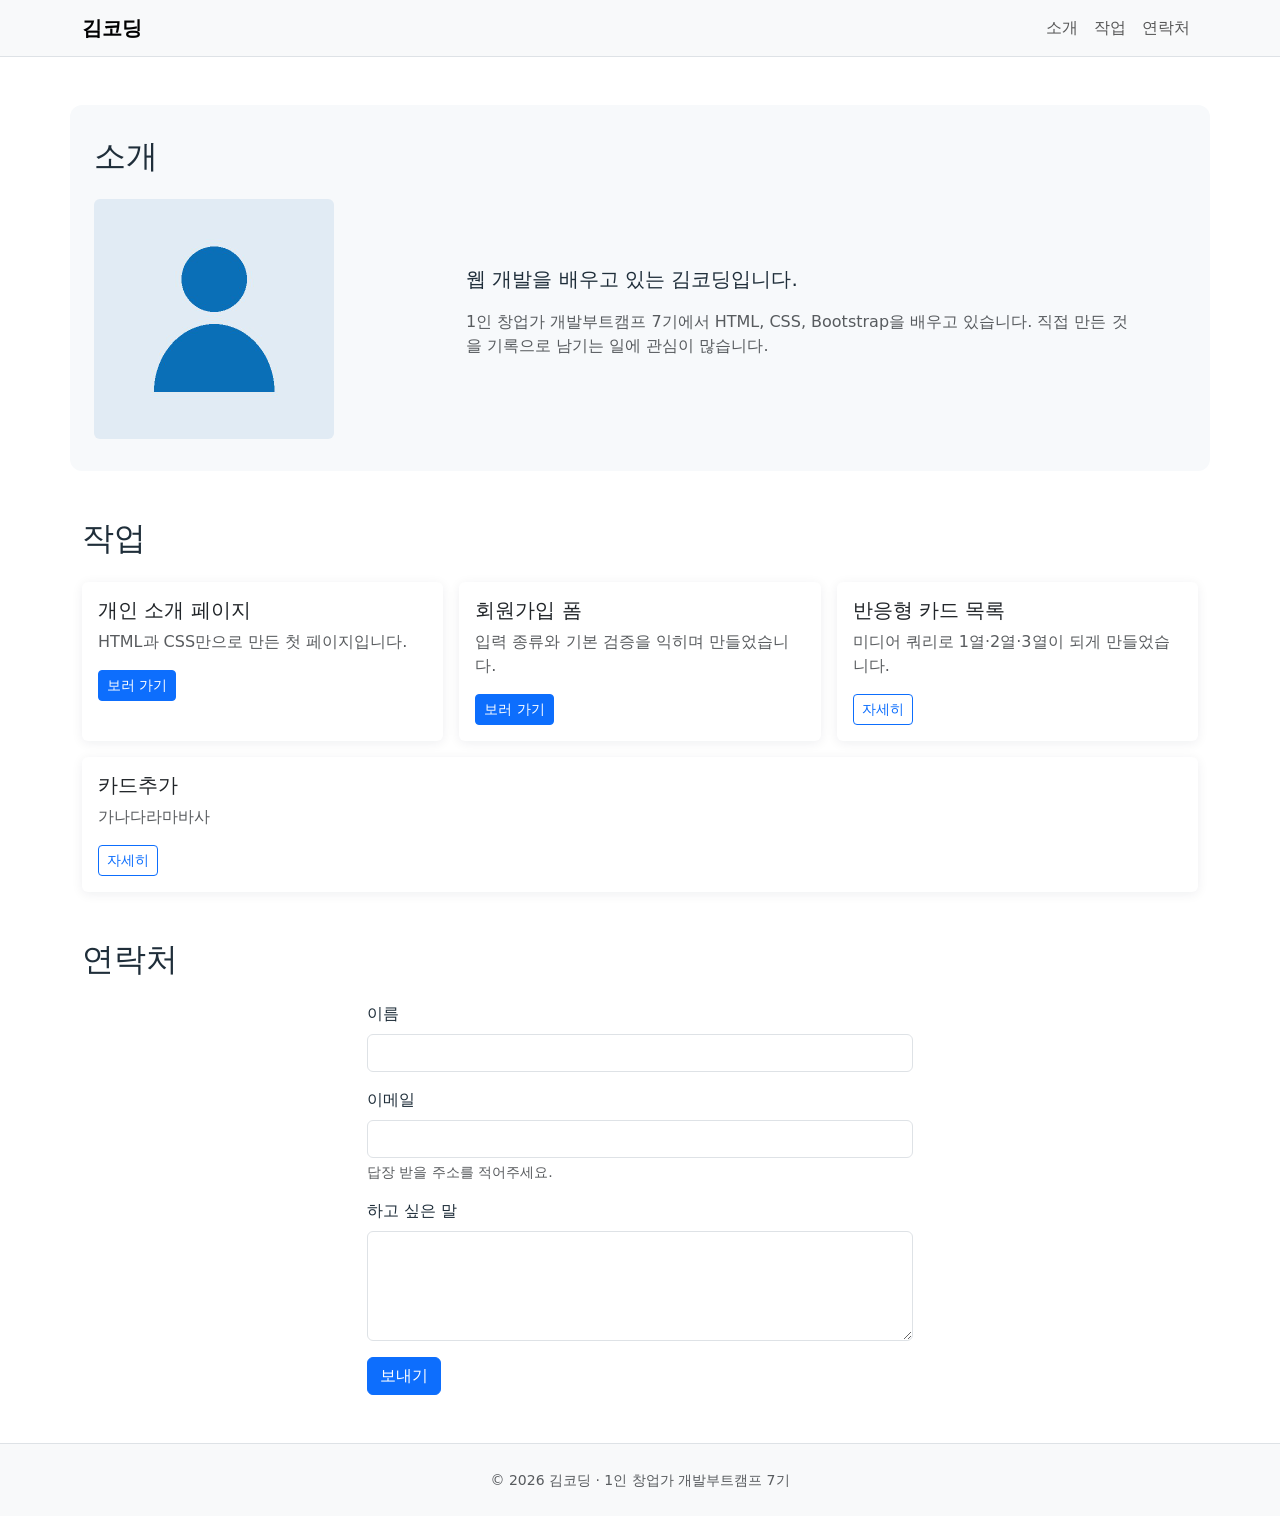
<file: day08/index.html>
<!doctype html>
<html lang="ko">
  <head>
    <meta charset="UTF-8" />
    <meta name="viewport" content="width=device-width, initial-scale=1.0" />
    <title>김코딩 — 소개</title>

    <!-- Bootstrap 먼저, 내 CSS는 그 뒤에 -->
    <link
      href="https://cdn.jsdelivr.net/npm/bootstrap@5.3.8/dist/css/bootstrap.min.css"
      rel="stylesheet"
    />
    <link href="style.css" rel="stylesheet" />
  </head>

  <body>
    <!-- ── Navbar : 992px 아래에서 접힙니다 ── -->
    <header>
      <nav class="navbar navbar-expand-lg bg-light border-bottom">
        <div class="container">
          <a class="navbar-brand fw-bold" href="#">김코딩</a>
          <button
            class="navbar-toggler"
            type="button"
            data-bs-toggle="collapse"
            data-bs-target="#menu"
            aria-controls="menu"
            aria-expanded="false"
            aria-label="메뉴 열기"
          >
            <span class="navbar-toggler-icon"></span>
          </button>
          <div class="collapse navbar-collapse" id="menu">
            <ul class="navbar-nav ms-auto">
              <li class="nav-item">
                <a class="nav-link" href="#intro">소개</a>
              </li>
              <li class="nav-item">
                <a class="nav-link" href="#works">작업</a>
              </li>
              <li class="nav-item">
                <a class="nav-link" href="#contact">연락처</a>
              </li>
            </ul>
          </div>
        </div>
      </nav>
    </header>

    <main>
      <!-- ── 소개 : 사진 4칸 + 글 8칸 ── -->
      <section id="intro" class="container my-5">
        <h2 class="mb-4">소개</h2>
        <div class="row g-4 align-items-center">
          <div class="col-12 col-md-4">
            <img
              src="me.jpg"
              alt="김코딩의 프로필 사진"
              class="img-fluid rounded"
              width="240"
              height="240"
            />
          </div>
          <div class="col-12 col-md-8">
            <p class="lead">웹 개발을 배우고 있는 김코딩입니다.</p>
            <p class="text-body-secondary">
              1인 창업가 개발부트캠프 7기에서 HTML, CSS, Bootstrap을 배우고
              있습니다. 직접 만든 것을 기록으로 남기는 일에 관심이 많습니다.
            </p>
          </div>
        </div>
      </section>

      <!-- ── 작업 : 1열 → 2열 → 3열 ── -->
      <section id="works" class="container my-5">
        <h2 class="mb-4">작업</h2>
        <div class="row g-3">
          <div class="col-12 col-md-6 col-lg-4">
            <div class="card h-100">
              <div class="card-body">
                <h3 class="card-title h5">개인 소개 페이지</h3>
                <p class="card-text text-body-secondary">
                  HTML과 CSS만으로 만든 첫 페이지입니다.
                </p>
                <a href="#" class="btn btn-primary btn-sm">보러 가기</a>
              </div>
            </div>
          </div>
          <div class="col-12 col-md-6 col-lg-4">
            <div class="card h-100">
              <div class="card-body">
                <h3 class="card-title h5">회원가입 폼</h3>
                <p class="card-text text-body-secondary">
                  입력 종류와 기본 검증을 익히며 만들었습니다.
                </p>
                <a href="#" class="btn btn-primary btn-sm">보러 가기</a>
              </div>
            </div>
          </div>
          <div class="col-12 col-md-6 col-lg-4">
            <div class="card h-100">
              <div class="card-body">
                <h3 class="card-title h5">반응형 카드 목록</h3>
                <p class="card-text text-body-secondary">
                  미디어 쿼리로 1열·2열·3열이 되게 만들었습니다.
                </p>
                <button
                  class="btn btn-outline-primary btn-sm"
                  data-bs-toggle="modal"
                  data-bs-target="#detail"
                >
                  자세히
                </button>
              </div>
            </div>
          </div>
            <div class="col-12 col-md-6 col-lg-12">
              <div class="card h-100">
                <div class="card-body">
                  <h3 class="card-title h5">카드추가</h3>
                 <p class="card-text text-body-secondary">
                    가나다라마바사
                 </p>
                 <button
                    class="btn btn-outline-primary btn-sm"
                   data-bs-toggle="modal"
                   data-bs-target="#detail"
                 >
                    자세히
                 </button>
                </div>
              </div>
          </div>

        </div>
      </section>

      <!-- ── 연락처 : 넓은 화면에서 가운데 ── -->
      <section id="contact" class="container my-5">
        <h2 class="mb-4">연락처</h2>
        <div class="row">
          <div class="col-12 col-lg-6 mx-auto">
            <form>
              <div class="mb-3">
                <label for="name" class="form-label">이름</label>
                <input
                  type="text"
                  class="form-control"
                  id="name"
                  name="name"
                  required
                />
              </div>
              <div class="mb-3">
                <label for="email" class="form-label">이메일</label>
                <input
                  type="email"
                  class="form-control"
                  id="email"
                  name="email"
                  required
                />
                <div class="form-text">답장 받을 주소를 적어주세요.</div>
              </div>
              <div class="mb-3">
                <label for="message" class="form-label">하고 싶은 말</label>
                <textarea
                  class="form-control"
                  id="message"
                  name="message"
                  rows="4"
                ></textarea>
              </div>
              <button type="submit" class="btn btn-primary">보내기</button>
            </form>
          </div>
        </div>
      </section>
    </main>

    <footer class="bg-light border-top py-4">
      <div class="container text-center text-body-secondary">
        <small>© 2026 김코딩 · 1인 창업가 개발부트캠프 7기</small>
      </div>
    </footer>

    <!-- ── Modal : 버튼의 target과 id가 짝입니다 ── -->
    <div class="modal fade" id="detail" tabindex="-1" aria-hidden="true">
      <div class="modal-dialog">
        <div class="modal-content">
          <div class="modal-header">
            <h5 class="modal-title">반응형 카드 목록</h5>
            <button
              type="button"
              class="btn-close"
              data-bs-dismiss="modal"
              aria-label="닫기"
            ></button>
          </div>
          <div class="modal-body">
            <p class="mb-0">
              CSS Grid와 미디어 쿼리로 만들었습니다. 768px에서 2열, 1024px에서
              3열이 됩니다.
            </p>
          </div>
        </div>
      </div>
    </div>

    <!-- JS는 body 끝에 : Navbar 접힘과 Modal에 필요합니다 -->
    <script src="https://cdn.jsdelivr.net/npm/bootstrap@5.3.8/dist/js/bootstrap.bundle.min.js"></script>
  </body>
</html>
</file>
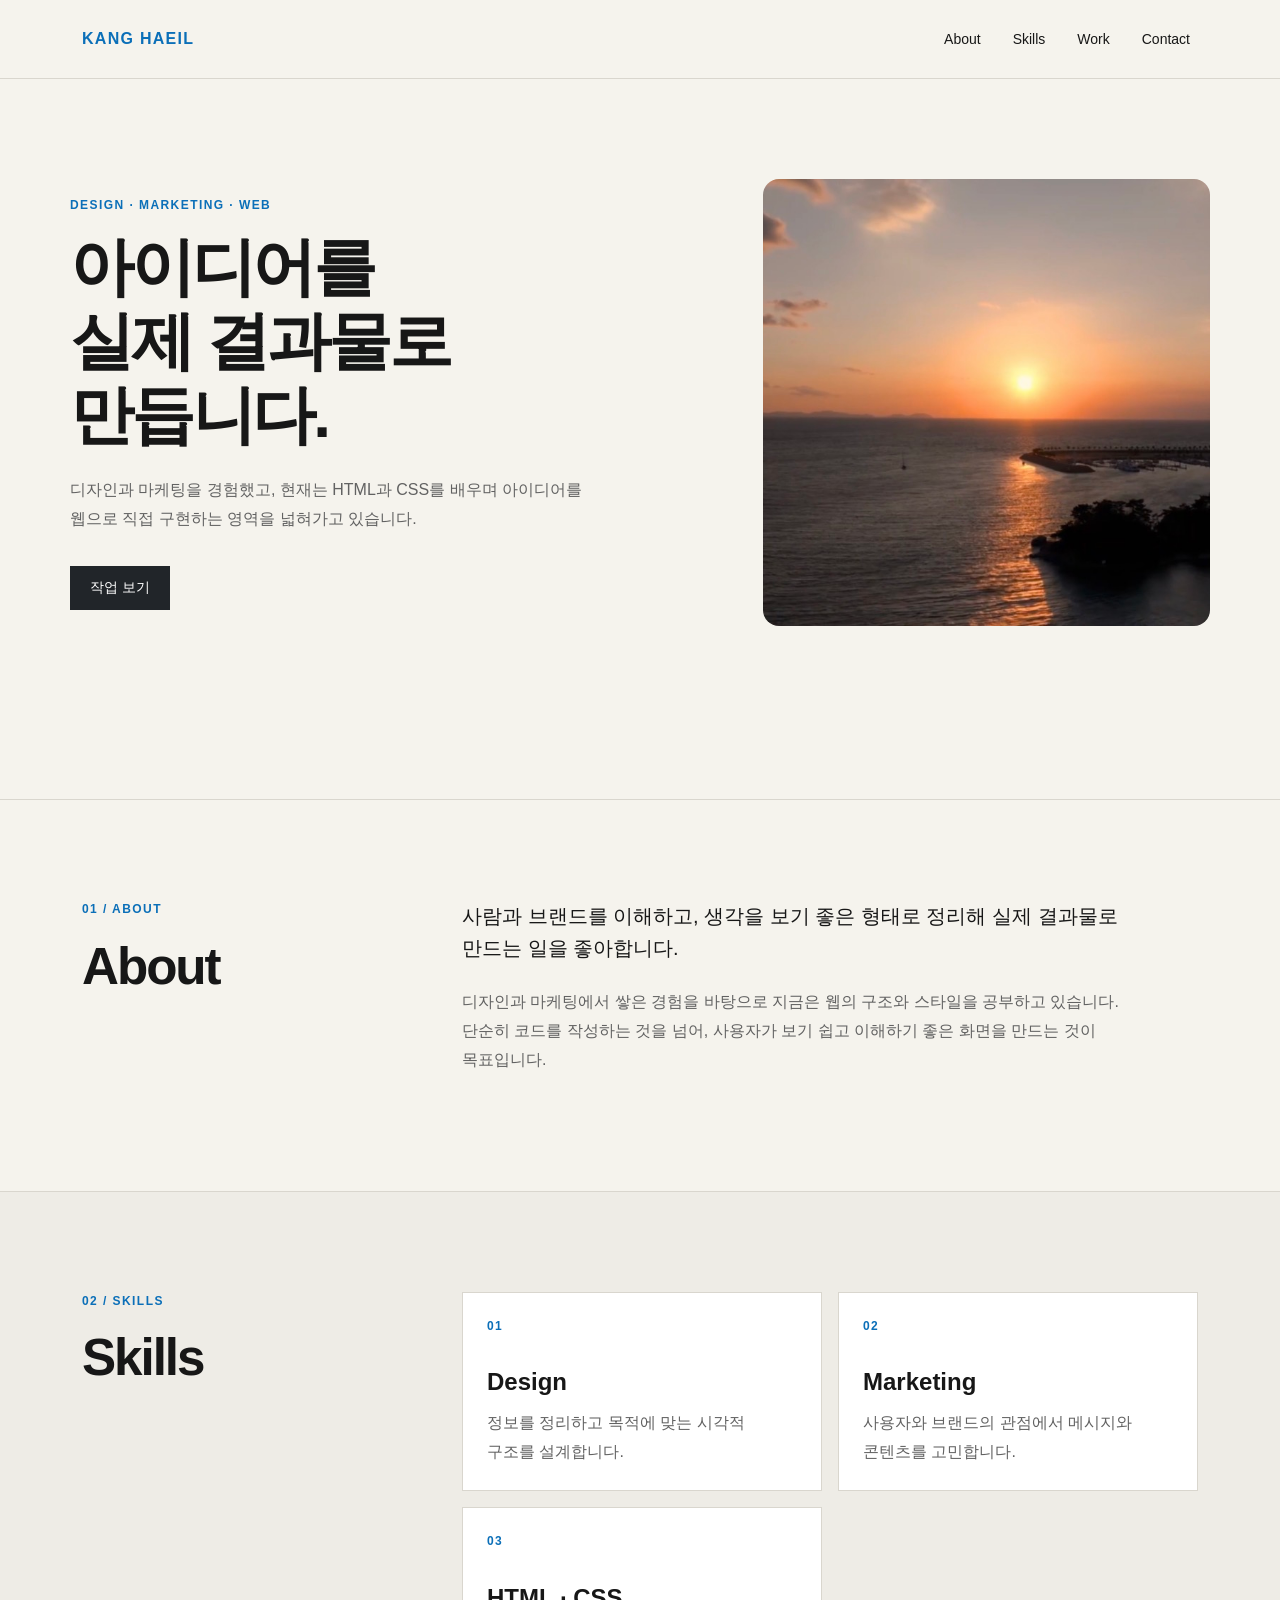
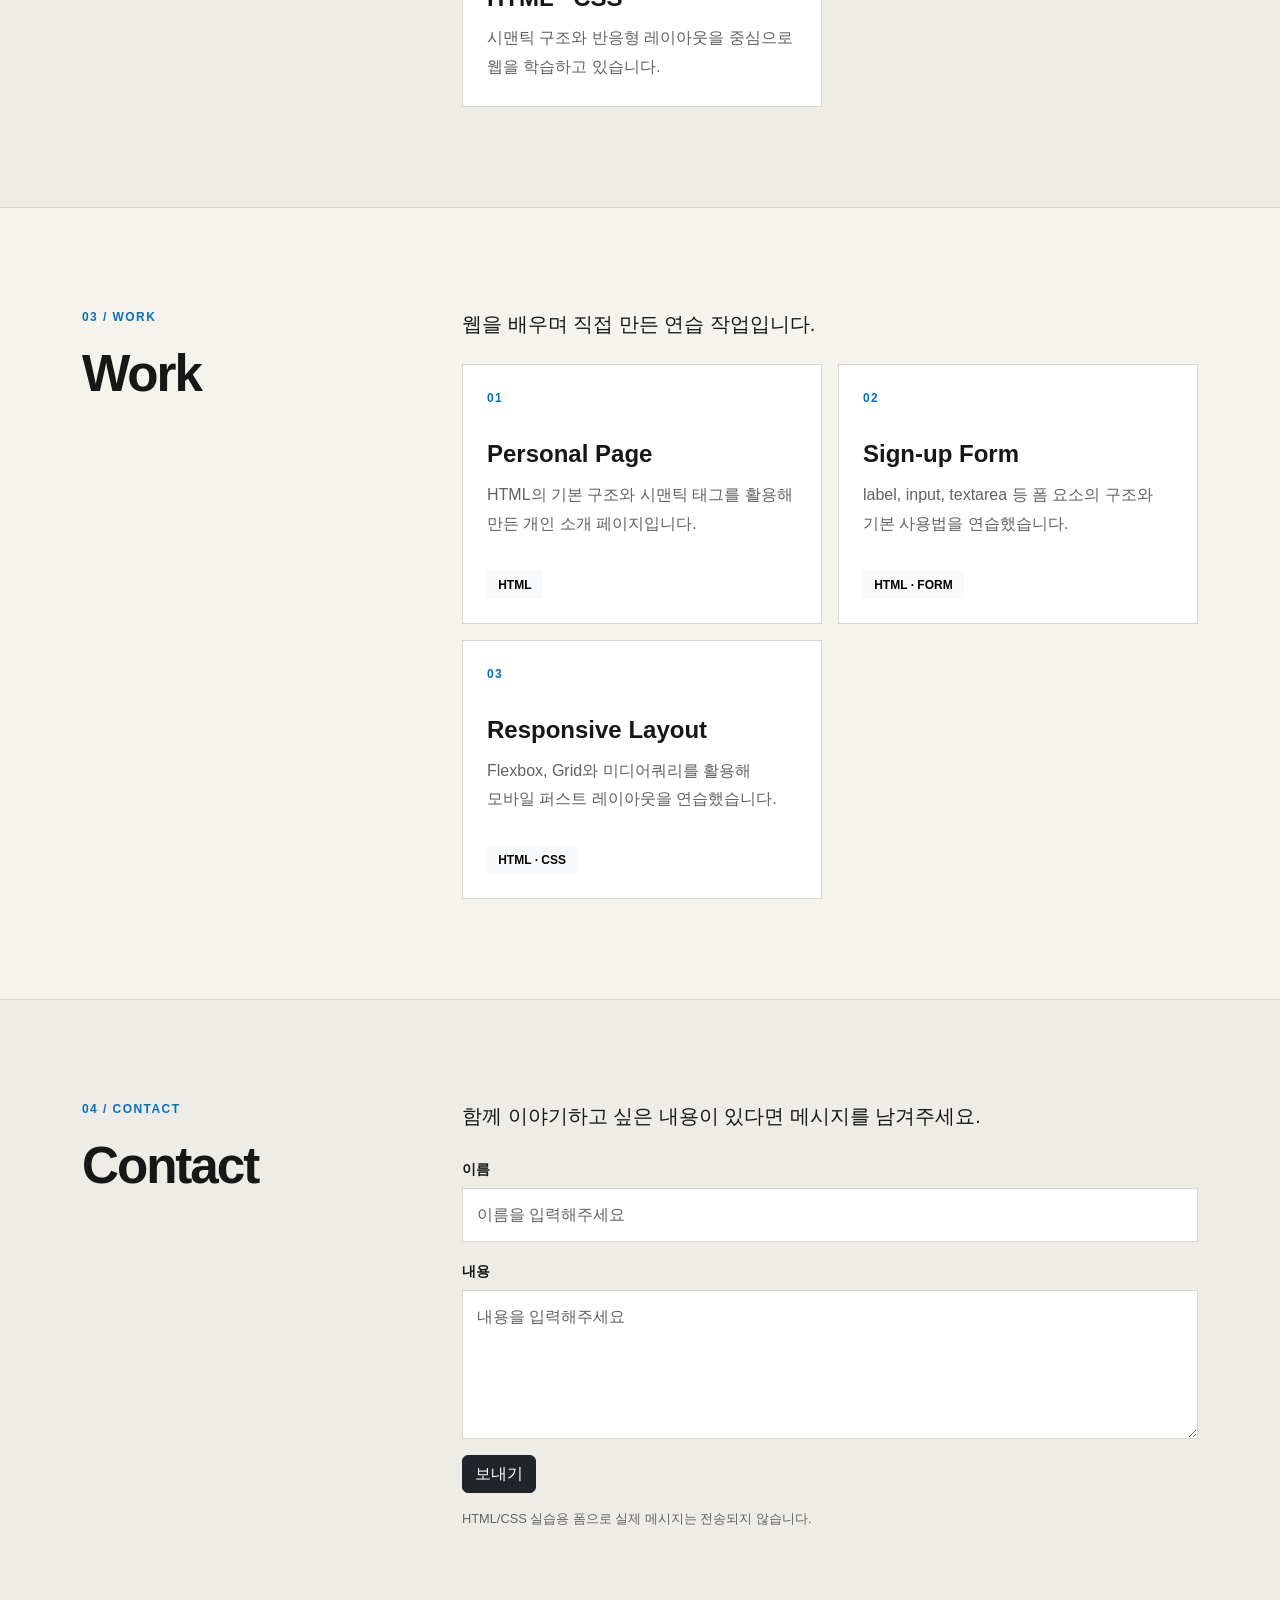
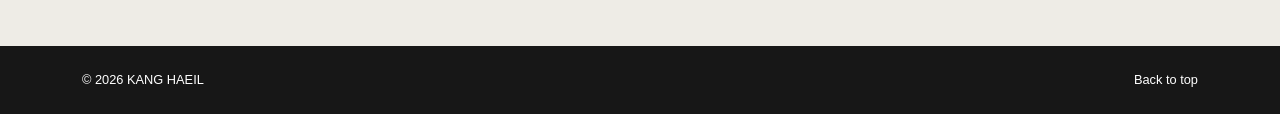
<file: day09/index.html>
<!doctype html>
<html lang="ko">
  <head>
    <meta charset="UTF-8" />
    <meta name="viewport" content="width=device-width, initial-scale=1" />
    <meta
      name="description"
      content="디자인과 마케팅 경험을 바탕으로 웹을 배우고 있는 강해일의 포트폴리오입니다."
    />
    <title>강해일 | Portfolio</title>

    <!-- Bootstrap CSS -->
    <link
      href="https://cdn.jsdelivr.net/npm/bootstrap@5.3.8/dist/css/bootstrap.min.css"
      rel="stylesheet"
    />

    <!-- 사용자 CSS: Bootstrap 다음에 불러옵니다 -->
    <link rel="stylesheet" href="style.css" />
  </head>

  <body>
    <!-- ==================== NAVBAR ==================== -->
    <header class="site-header">
      <nav
        class="navbar navbar-expand-lg"
        aria-label="주요 메뉴"
      >
        <div class="container">
          <a class="navbar-brand logo" href="#top">KANG HAEIL</a>

          <!-- 모바일 메뉴 버튼 -->
          <button
            class="navbar-toggler"
            type="button"
            data-bs-toggle="collapse"
            data-bs-target="#navbarMenu"
            aria-controls="navbarMenu"
            aria-expanded="false"
            aria-label="메뉴 열기"
          >
            <span class="navbar-toggler-icon"></span>
          </button>

          <!-- Bootstrap Collapse -->
          <div class="collapse navbar-collapse" id="navbarMenu">
            <ul class="navbar-nav ms-auto">
              <li class="nav-item">
                <a class="nav-link" href="#about">About</a>
              </li>
              <li class="nav-item">
                <a class="nav-link" href="#skills">Skills</a>
              </li>
              <li class="nav-item">
                <a class="nav-link" href="#work">Work</a>
              </li>
              <li class="nav-item">
                <a class="nav-link" href="#contact">Contact</a>
              </li>
            </ul>
          </div>
        </div>
      </nav>
    </header>

    <main id="top">
      <!-- ==================== HERO ==================== -->
      <section class="hero container" aria-labelledby="hero-title">
        <div class="row align-items-center g-5">
          <!-- 모바일 12칸 / PC 7칸 -->
          <div class="col-12 col-lg-7">
            <p class="eyebrow">DESIGN · MARKETING · WEB</p>

            <h1 id="hero-title">
              아이디어를<br />
              실제 결과물로 만듭니다.
            </h1>

            <p class="hero-description">
              디자인과 마케팅을 경험했고, 현재는 HTML과 CSS를 배우며
              아이디어를 웹으로 직접 구현하는 영역을 넓혀가고 있습니다.
            </p>

            <a class="btn btn-dark btn-lg" href="#work">
              작업 보기
            </a>
          </div>

          <!-- 모바일 12칸 / PC 5칸 -->
          <div class="col-12 col-lg-5">
            <div class="hero-image-wrap">
              <img
                class="hero-image img-fluid"
                src="me.jpg"
                alt="강해일 프로필 이미지"
                width="480"
                height="560"
              />
            </div>
          </div>
        </div>
      </section>

      <!-- ==================== ABOUT ==================== -->
      <section id="about" class="section">
        <div class="container">
          <div class="row g-4">
            <div class="col-12 col-lg-4">
              <p class="section-number">01 / ABOUT</p>
              <h2>About</h2>
            </div>

            <div class="col-12 col-lg-8">
              <p class="section-lead">
                사람과 브랜드를 이해하고, 생각을 보기 좋은 형태로 정리해
                실제 결과물로 만드는 일을 좋아합니다.
              </p>

              <p class="section-description">
                디자인과 마케팅에서 쌓은 경험을 바탕으로 지금은 웹의 구조와
                스타일을 공부하고 있습니다. 단순히 코드를 작성하는 것을 넘어,
                사용자가 보기 쉽고 이해하기 좋은 화면을 만드는 것이 목표입니다.
              </p>
            </div>
          </div>
        </div>
      </section>

      <!-- ==================== SKILLS ==================== -->
      <section id="skills" class="section section-light">
        <div class="container">
          <div class="row g-4">
            <div class="col-12 col-lg-4">
              <p class="section-number">02 / SKILLS</p>
              <h2>Skills</h2>
            </div>

            <div class="col-12 col-lg-8">
              <div class="row g-3">
                <!-- Design -->
                <div class="col-12 col-md-6">
                  <article class="card skill-card h-100">
                    <div class="card-body">
                      <p class="skill-label">01</p>
                      <h3 class="card-title h4">Design</h3>
                      <p class="card-text">
                        정보를 정리하고 목적에 맞는 시각적 구조를 설계합니다.
                      </p>
                    </div>
                  </article>
                </div>

                <!-- Marketing -->
                <div class="col-12 col-md-6">
                  <article class="card skill-card h-100">
                    <div class="card-body">
                      <p class="skill-label">02</p>
                      <h3 class="card-title h4">Marketing</h3>
                      <p class="card-text">
                        사용자와 브랜드의 관점에서 메시지와 콘텐츠를 고민합니다.
                      </p>
                    </div>
                  </article>
                </div>

                <!-- HTML & CSS -->
                <div class="col-12 col-md-6">
                  <article class="card skill-card h-100">
                    <div class="card-body">
                      <p class="skill-label">03</p>
                      <h3 class="card-title h4">HTML · CSS</h3>
                      <p class="card-text">
                        시맨틱 구조와 반응형 레이아웃을 중심으로 웹을 학습하고 있습니다.
                      </p>
                    </div>
                  </article>
                </div>
              </div>
            </div>
          </div>
        </div>
      </section>

      <!-- ==================== WORK ==================== -->
      <section id="work" class="section">
        <div class="container">
          <div class="row g-4">
            <div class="col-12 col-lg-4">
              <p class="section-number">03 / WORK</p>
              <h2>Work</h2>
            </div>

            <div class="col-12 col-lg-8">
              <p class="section-lead">
                웹을 배우며 직접 만든 연습 작업입니다.
              </p>

              <div class="row g-3">
                <!-- Work 1 -->
                <div class="col-12 col-md-6">
                  <article class="card work-card h-100">
                    <div class="card-body">
                      <p class="card-number">01</p>
                      <h3 class="card-title h4">Personal Page</h3>
                      <p class="card-text">
                        HTML의 기본 구조와 시맨틱 태그를 활용해 만든 개인 소개 페이지입니다.
                      </p>
                      <span class="badge text-bg-light">HTML</span>
                    </div>
                  </article>
                </div>

                <!-- Work 2 -->
                <div class="col-12 col-md-6">
                  <article class="card work-card h-100">
                    <div class="card-body">
                      <p class="card-number">02</p>
                      <h3 class="card-title h4">Sign-up Form</h3>
                      <p class="card-text">
                        label, input, textarea 등 폼 요소의 구조와 기본 사용법을 연습했습니다.
                      </p>
                      <span class="badge text-bg-light">HTML · FORM</span>
                    </div>
                  </article>
                </div>

                <!-- Work 3 -->
                <div class="col-12 col-md-6">
                  <article class="card work-card h-100">
                    <div class="card-body">
                      <p class="card-number">03</p>
                      <h3 class="card-title h4">Responsive Layout</h3>
                      <p class="card-text">
                        Flexbox, Grid와 미디어쿼리를 활용해 모바일 퍼스트 레이아웃을 연습했습니다.
                      </p>
                      <span class="badge text-bg-light">HTML · CSS</span>
                    </div>
                  </article>
                </div>
              </div>
            </div>
          </div>
        </div>
      </section>

      <!-- ==================== CONTACT ==================== -->
      <section id="contact" class="section section-light">
        <div class="container">
          <div class="row g-4">
            <div class="col-12 col-lg-4">
              <p class="section-number">04 / CONTACT</p>
              <h2>Contact</h2>
            </div>

            <div class="col-12 col-lg-8">
              <p class="section-lead">
                함께 이야기하고 싶은 내용이 있다면 메시지를 남겨주세요.
              </p>

              <!-- 실제 메시지는 전송되지 않는 실습용 폼 -->
              <form action="#" method="get">
                <div class="mb-3">
                  <label for="name" class="form-label">이름</label>
                  <input
                    type="text"
                    class="form-control"
                    id="name"
                    name="name"
                    placeholder="이름을 입력해주세요"
                    required
                  />
                </div>

                <div class="mb-3">
                  <label for="message" class="form-label">내용</label>
                  <textarea
                    class="form-control"
                    id="message"
                    name="message"
                    rows="5"
                    placeholder="내용을 입력해주세요"
                  ></textarea>
                </div>

                <button type="submit" class="btn btn-dark">
                  보내기
                </button>
              </form>

              <p class="form-note mt-3">
                HTML/CSS 실습용 폼으로 실제 메시지는 전송되지 않습니다.
              </p>
            </div>
          </div>
        </div>
      </section>
    </main>

    <!-- ==================== FOOTER ==================== -->
    <footer class="footer py-4">
      <div class="container">
        <div
          class="d-flex flex-column flex-md-row justify-content-between align-items-md-center gap-2"
        >
          <p class="mb-0">© 2026 KANG HAEIL</p>
          <a href="#top">Back to top</a>
        </div>
      </div>
    </footer>

    <!-- Bootstrap JS: 모바일 Navbar에 필요 -->
    <script src="https://cdn.jsdelivr.net/npm/bootstrap@5.3.8/dist/js/bootstrap.bundle.min.js"></script>
  </body>
</html>
</file>
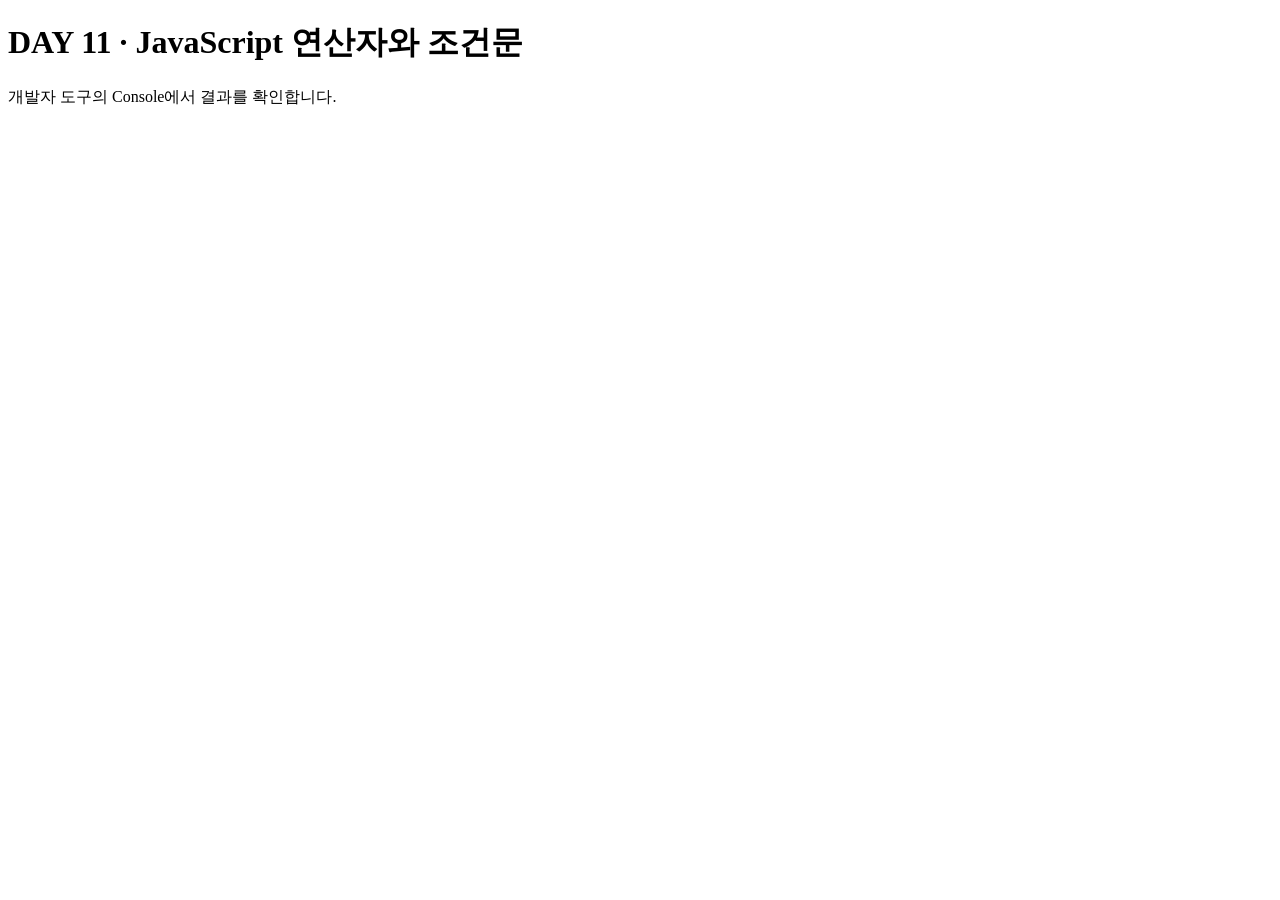
<file: day11/index.html>
<!doctype html>
<html lang="ko">
  <head>
    <meta charset="UTF-8" />
    <meta name="viewport" content="width=device-width, initial-scale=1.0" />
    <title>DAY 11 · JavaScript 연산자와 조건문</title>
  </head>
  <body>
    <h1>DAY 11 · JavaScript 연산자와 조건문</h1>
    <p>개발자 도구의 Console에서 결과를 확인합니다.</p>

    <script src="index.js"></script>
  </body>
</html>
</file>
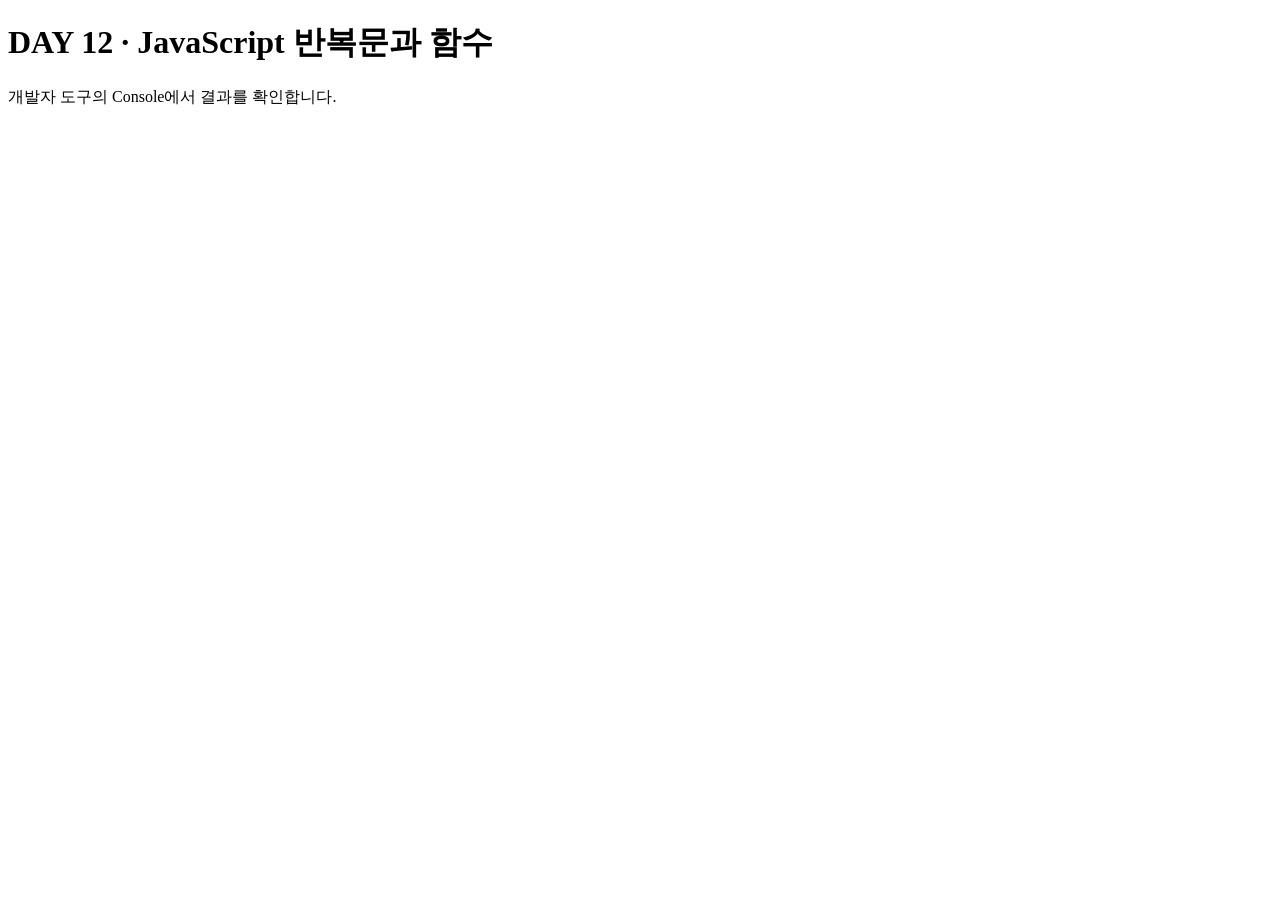
<file: day12/index.html>
<!doctype html>
<html lang="ko">
  <head>
    <meta charset="UTF-8" />
    <meta name="viewport" content="width=device-width, initial-scale=1.0" />
    <title>DAY 12 · JavaScript 반복문과 함수</title>
  </head>
  <body>
    <h1>DAY 12 · JavaScript 반복문과 함수</h1>
    <p>개발자 도구의 Console에서 결과를 확인합니다.</p>

    <script src="index.js"></script>
  </body>
</html>
</file>
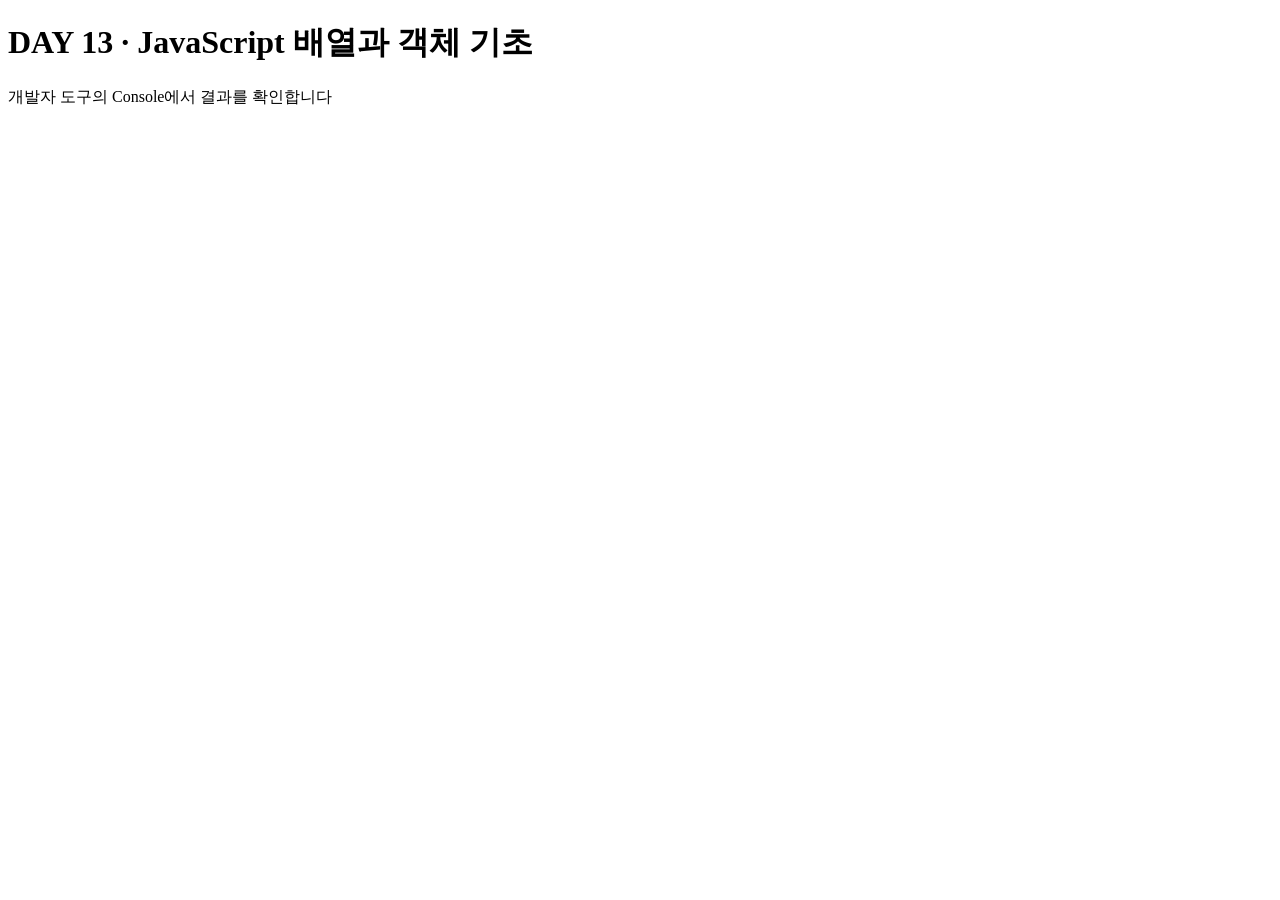
<file: day13/index.html>
<!doctype html>
<html lang="ko">
  <head>
    <meta charset="UTF-8" />
    <meta name="viewport" content="width=device-width, initial-scale=1.0" />
    <title>DAY 13 · JavaScript 배열과 객체 기초</title>
  </head>
  <body>
    <h1>DAY 13 · JavaScript 배열과 객체 기초</h1>
    <p>개발자 도구의 Console에서 결과를 확인합니다</p>

    <script src="index.js"></script>
  </body>
</html>
</file>
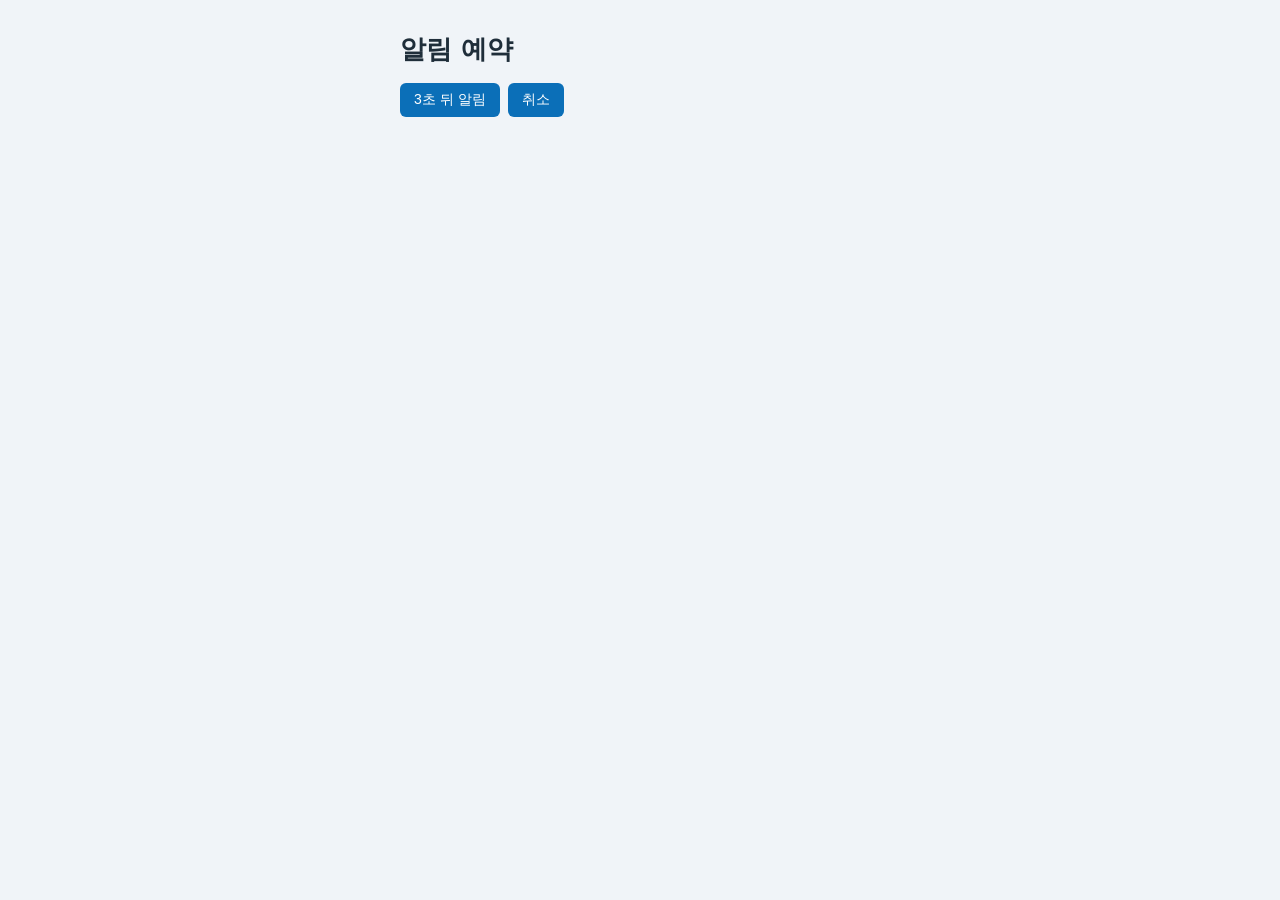
<file: day17/index.html>
<!DOCTYPE html>
<html lang="ko">
<head>
  <meta charset="UTF-8">
  <meta name="viewport" content="width=device-width, initial-scale=1.0">
  <title>DAY 17 — 비동기 처리 기초</title>
  <link rel="stylesheet" href="style.css">
</head>
<body>
  <main>
    <!-- 장표 예제는 대부분 결과가 Console에 찍힙니다 — 개발자 도구를 열어 두고 봅니다 -->

    <!-- 02 — 타이머 : 20장 clearTimeout이 쓰는 단추 두 개와 문구 -->
    <h1>알림 예약</h1>
    <div class="buttons">
      <button id="set-btn" type="button">3초 뒤 알림</button>
      <button id="cancel-btn" type="button">취소</button>
    </div>
    <p id="msg" class="msg"></p>
  </main>

  <!-- 장표의 예제는 index.js에 따라 칩니다 -->
  <script src="index.js"></script>
</body>
</html>
</file>
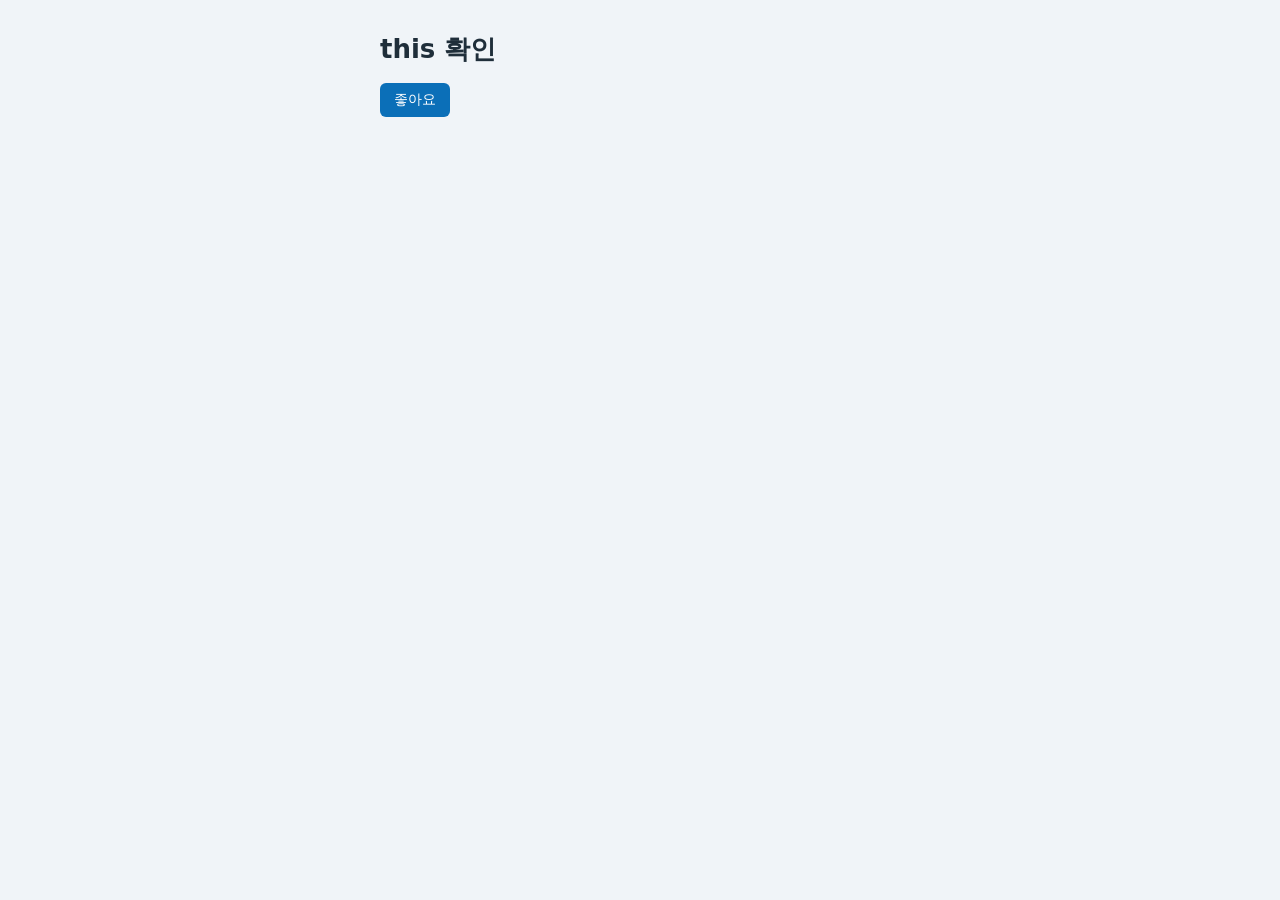
<file: day19/index.html>
<!doctype html>
<html lang="ko">
  <head>
    <meta charset="UTF-8" />
    <meta name="viewport" content="width=device-width, initial-scale=1.0" />
    <title>DAY 19 — 고급 함수와 고차 함수</title>
    <link rel="stylesheet" href="style.css" />
  </head>
  <body>
    <main>
      <!-- 장표 예제는 대부분 결과가 Console에 찍힙니다 — 개발자 도구의 Console을 열어 두고 봅니다 -->

      <!-- 03 — 37장 이벤트 리스너의 this : 누르면 글이 「눌렀어요」로 바뀌는 단추 -->
      <h1>this 확인</h1>
      <button id="like-btn" type="button">좋아요</button>
    </main>

    <!-- 장표의 예제는 index.js에 따라 칩니다 -->
    <script src="index.js"></script>
  </body>
</html>
</file>
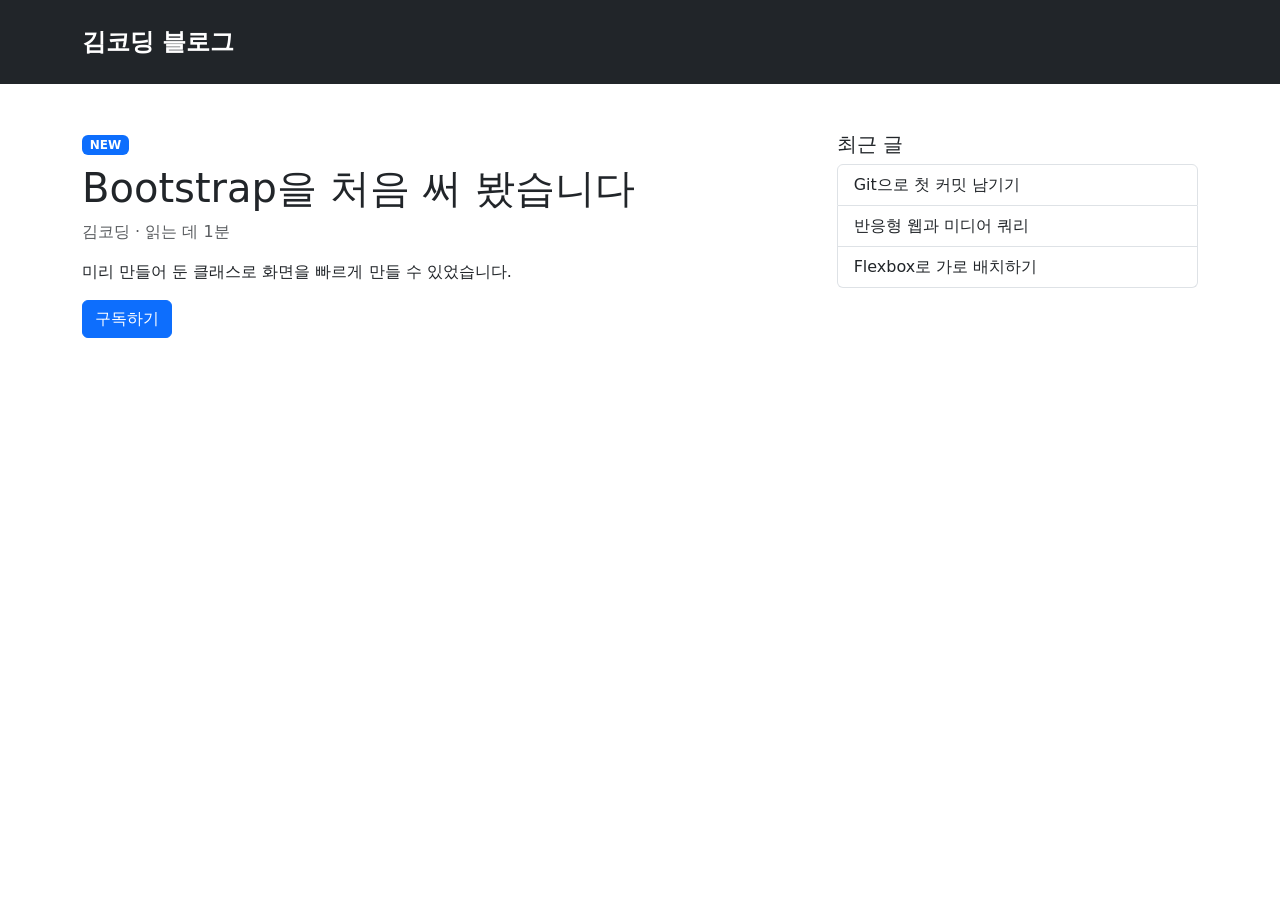
<file: day08/day08_과제/index.html>
<!DOCTYPE html>
<html lang="ko">
<head>
  <meta charset="UTF-8">
  <meta name="viewport" content="width=device-width, initial-scale=1">
  <title>김코딩 블로그</title>
  <link href="https://cdn.jsdelivr.net/npm/bootstrap@5.3.8/dist/css/bootstrap.min.css" rel="stylesheet">
</head>
<body>
  <header class="bg-dark text-white py-4">
    <div class="container">
      <p class="fs-4 fw-bold mb-0">김코딩 블로그</p>
    </div>
  </header>

  <main class="container my-5">
    <div class="row g-3">
      <article class="col-12 col-lg-8">
        <span class="badge bg-primary">NEW</span>
        <h1 class="mt-2">Bootstrap을 처음 써 봤습니다</h1>
        <p class="text-body-secondary">김코딩 · 읽는 데 1분</p>
        <p>미리 만들어 둔 클래스로 화면을 빠르게 만들 수 있었습니다.</p>
        <button type="button" class="btn btn-primary" data-bs-toggle="modal" data-bs-target="#subscribe">구독하기</button>
      </article>

      <aside class="col-12 col-lg-4">
        <h2 class="h5">최근 글</h2>
        <ul class="list-group">
          <li class="list-group-item">Git으로 첫 커밋 남기기</li>
          <li class="list-group-item">반응형 웹과 미디어 쿼리</li>
          <li class="list-group-item">Flexbox로 가로 배치하기</li>
        </ul>
      </aside>
    </div>
  </main>

  <div class="modal fade" id="subscribe" tabindex="-1" aria-labelledby="subscribe-title" aria-hidden="true">
    <div class="modal-dialog">
      <div class="modal-content">
        <div class="modal-header">
          <h2 class="modal-title fs-5" id="subscribe-title">구독 안내</h2>
          <button type="button" class="btn-close" data-bs-dismiss="modal" aria-label="닫기"></button>
        </div>
        <div class="modal-body">
          <p class="mb-0">새 글이 올라오면 메일로 알려 드립니다.</p>
        </div>
      </div>
    </div>
  </div>

  <script src="https://cdn.jsdelivr.net/npm/bootstrap@5.3.8/dist/js/bootstrap.bundle.min.js"></script>
</body>
</html>
</file>
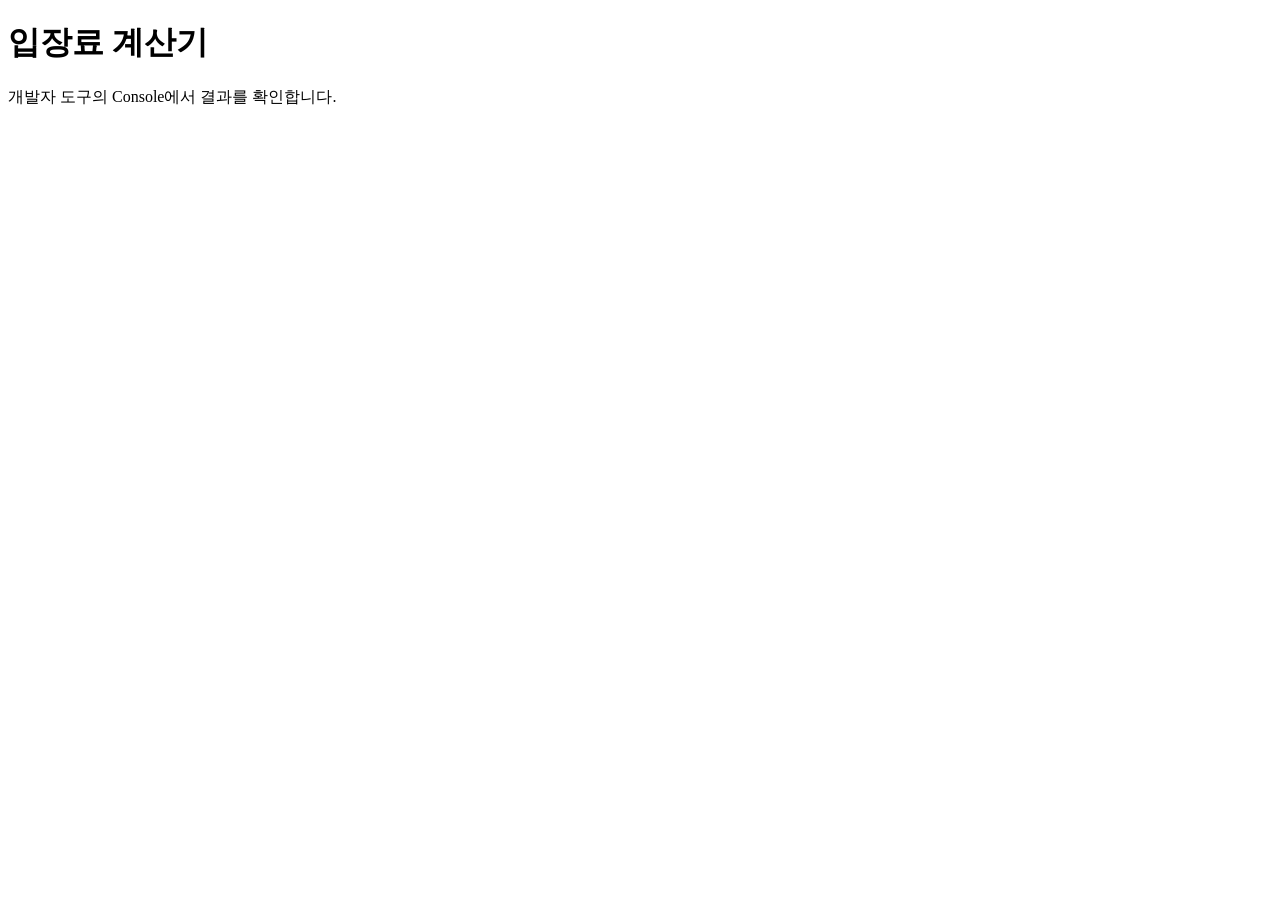
<file: day11/Day11_과제/index.html>
<!doctype html>
<html lang="ko">
  <head>
    <meta charset="UTF-8" />
    <meta name="viewport" content="width=device-width, initial-scale=1.0" />
    <title>입장료 계산기</title>
  </head>
  <body>
    <h1>입장료 계산기</h1>
    <p>개발자 도구의 Console에서 결과를 확인합니다.</p>

    <script src="ticket.js"></script>
  </body>
</html>
</file>
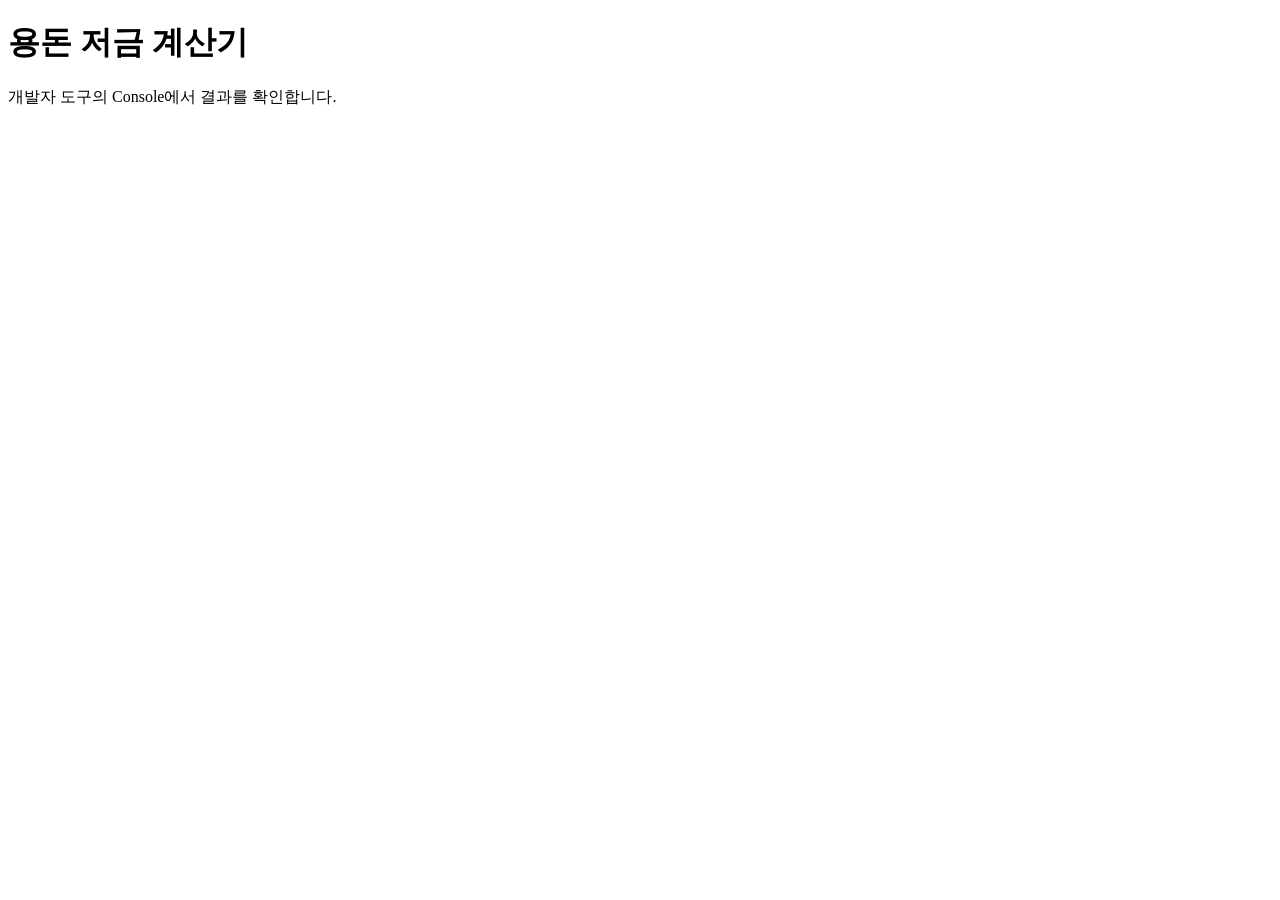
<file: day12/Day12_과제/index.html>
<!DOCTYPE html>
<html lang="ko">
<head>
  <meta charset="UTF-8">
  <meta name="viewport" content="width=device-width, initial-scale=1.0">
  <title>용돈 저금 계산기</title>
</head>
<body>
  <h1>용돈 저금 계산기</h1>
  <p>개발자 도구의 Console에서 결과를 확인합니다.</p>

  <script src="savings.js"></script>
</body>
</html>
</file>
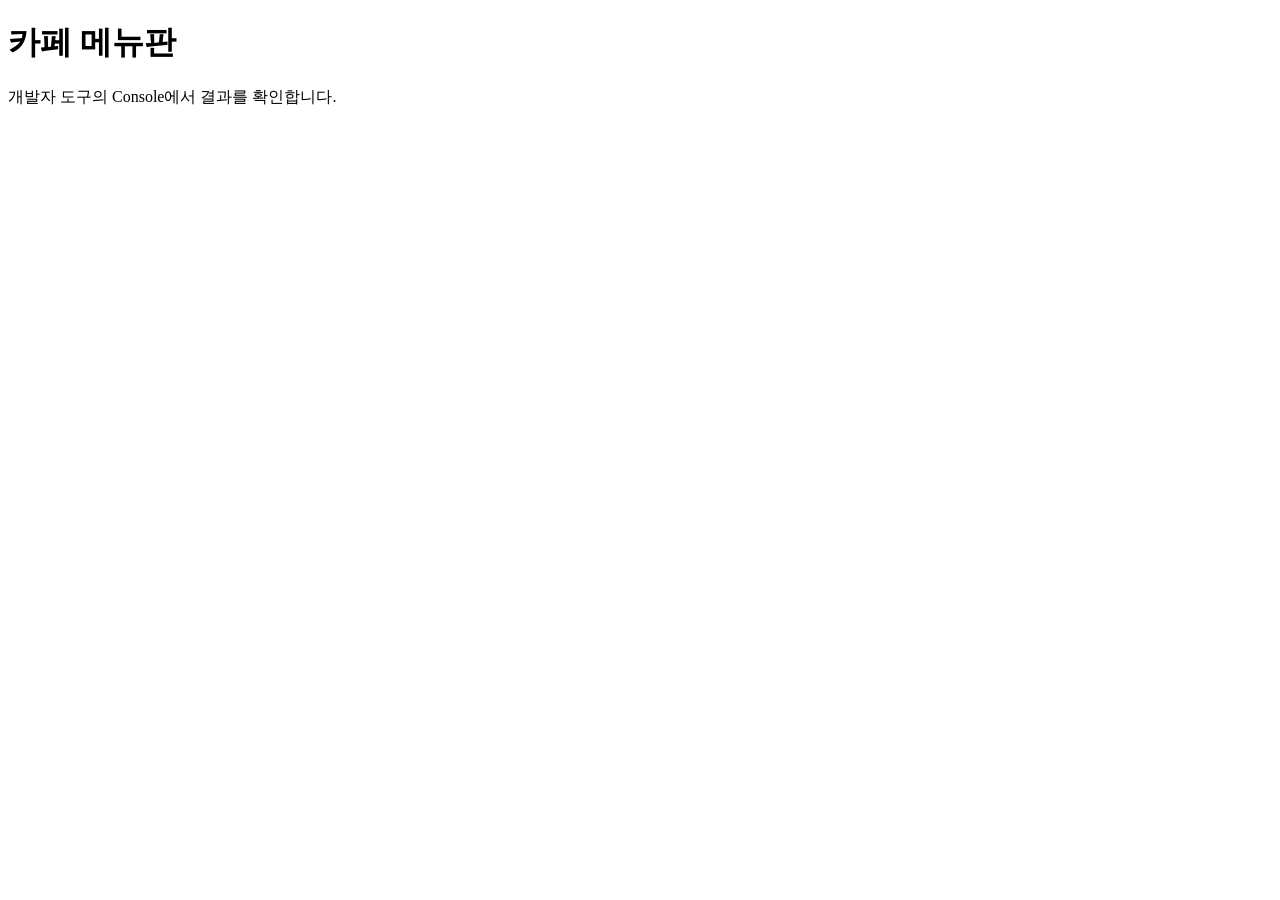
<file: day13/Day13_과제/index.html>
<!DOCTYPE html>
<html lang="ko">
<head>
  <meta charset="UTF-8">
  <meta name="viewport" content="width=device-width, initial-scale=1.0">
  <title>카페 메뉴판</title>
</head>
<body>
  <h1>카페 메뉴판</h1>
  <p>개발자 도구의 Console에서 결과를 확인합니다.</p>

  <script src="cafe.js"></script>
</body>
</html>
</file>
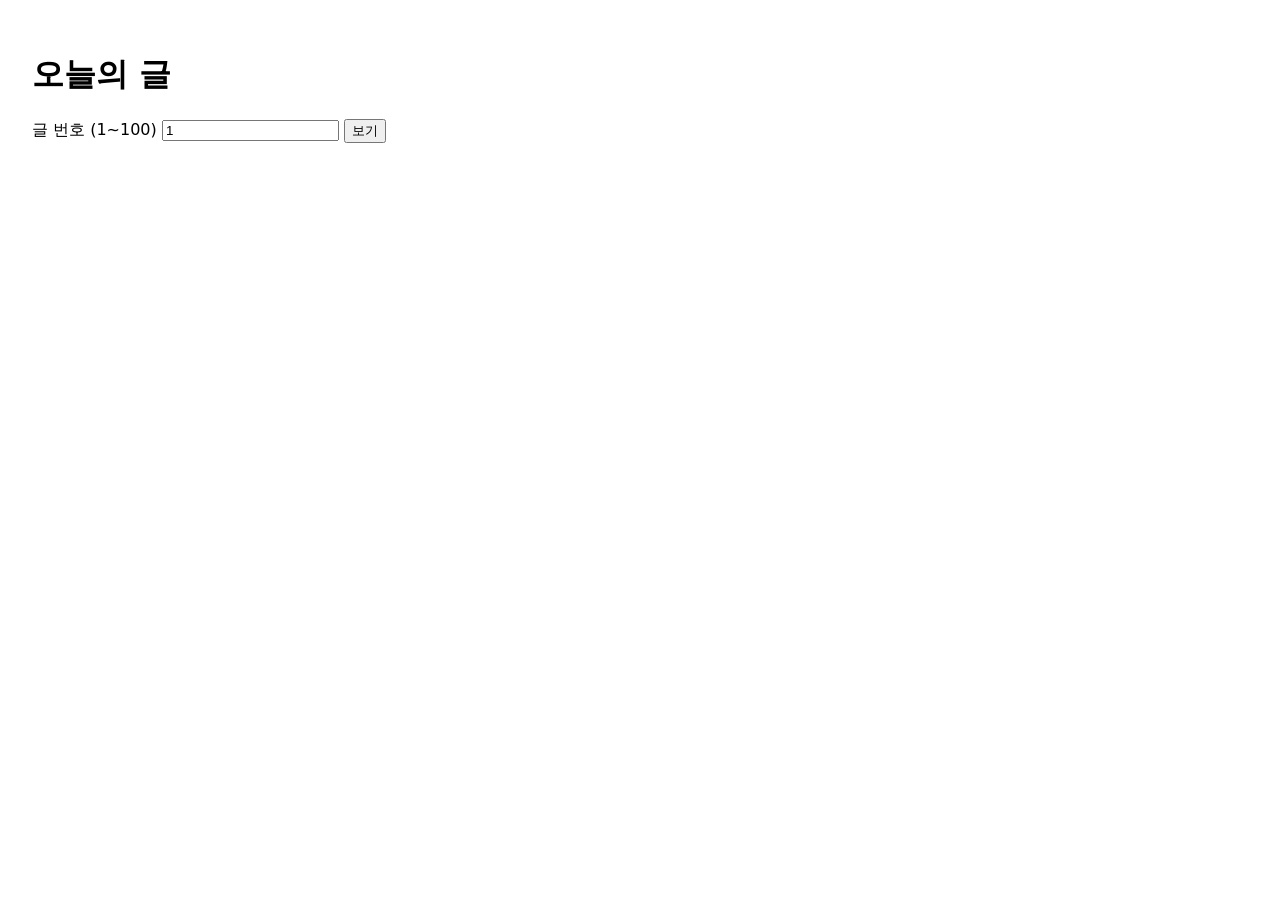
<file: day18/Day18_과제/index.html>
<!DOCTYPE html>
<html lang="ko">
<head>
  <meta charset="UTF-8">
  <meta name="viewport" content="width=device-width, initial-scale=1.0">
  <title>글 한 편 보기</title>
  <style>
    body {
      padding: 24px;
      font-family: system-ui, sans-serif;
    }
    #title {
      font-weight: bold;
    }
  </style>
</head>
<body>
  <h1>오늘의 글</h1>
  <label for="post-id">글 번호 (1~100)</label>
  <input id="post-id" type="number" value="1">
  <button id="show-btn" type="button">보기</button>
  <p id="status"></p>
  <p id="title"></p>
  <p id="body"></p>

  <script src="post.js"></script>
</body>
</html>
</file>
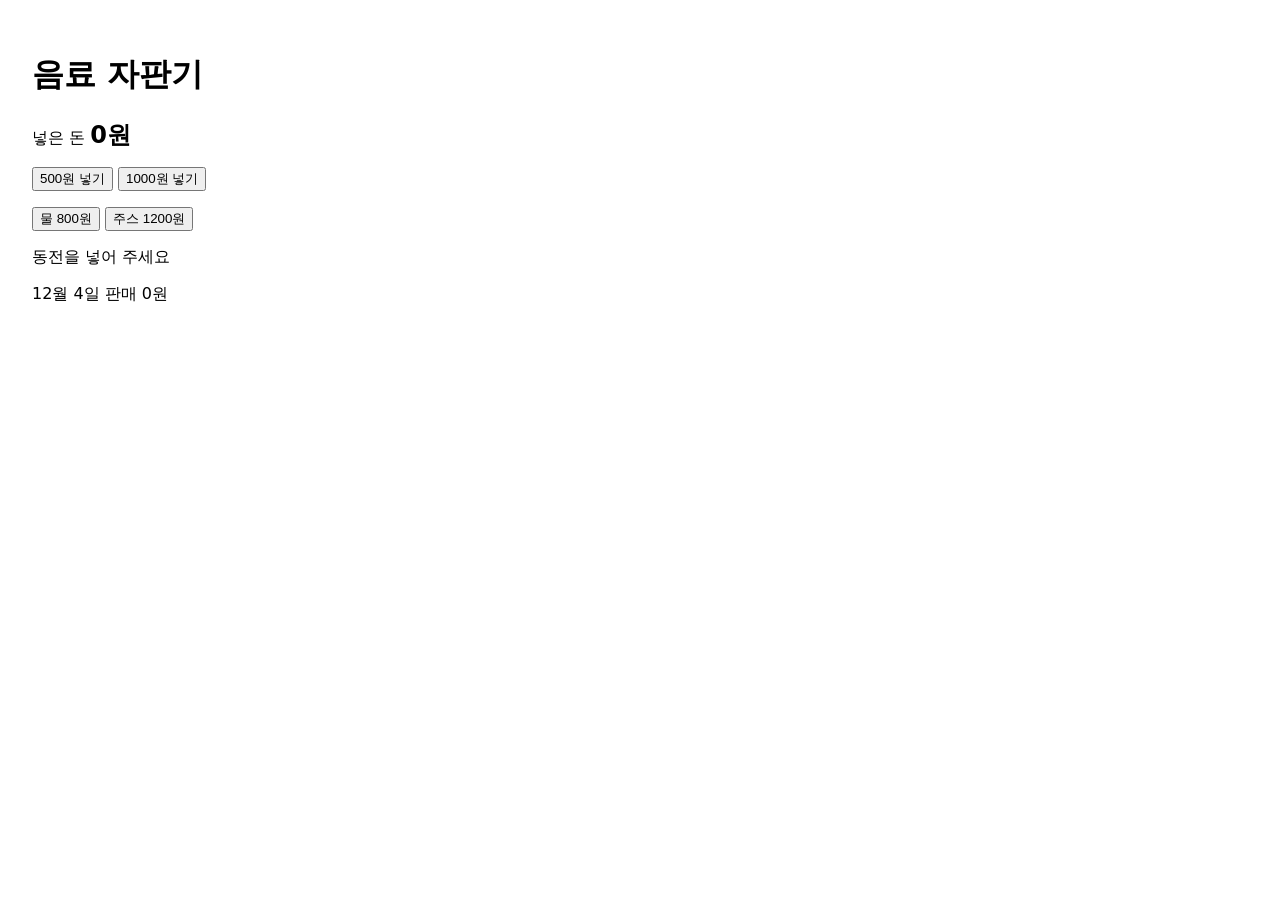
<file: day19/Day19_과제/index.html>
<!DOCTYPE html>
<html lang="ko">
<head>
  <meta charset="UTF-8">
  <meta name="viewport" content="width=device-width, initial-scale=1.0">
  <title>음료 자판기</title>
  <style>
    body {
      padding: 24px;
      font-family: system-ui, sans-serif;
    }
    #balance {
      font-size: 24px;
      font-weight: bold;
    }
  </style>
</head>
<body>
  <h1>음료 자판기</h1>
  <p>넣은 돈 <span id="balance"></span></p>
  <p>
    <button id="coin-500" type="button">500원 넣기</button>
    <button id="coin-1000" type="button">1000원 넣기</button>
  </p>
  <p>
    <button id="water" type="button">물 800원</button>
    <button id="juice" type="button">주스 1200원</button>
  </p>
  <p id="message"></p>
  <p><span id="today"></span> 판매 <span id="total"></span></p>

  <script src="vending.js"></script>
</body>
</html>
</file>
<file: day09/style.css>
/* ==============================
   01. 디자인 변수
============================== */

:root {
  --bg: #f5f3ed;
  --bg-light: #eeece6;
  --text: #171717;
  --muted: #626262;
  --line: #d9d6ce;
  --accent: #0b6fb8;
  --card-bg: #ffffff;
  --image-bg: #dfeaf2;
}


/* ==============================
   02. 기본 설정
============================== */

html {
  scroll-behavior: smooth;
  scroll-padding-top: 80px;
}

body {
  background-color: var(--bg);
  color: var(--text);
  font-family: Arial, "Noto Sans KR", sans-serif;
  line-height: 1.6;
  word-break: keep-all;
}

img {
  max-width: 100%;
  height: auto;
}


/* ==============================
   03. 공통 섹션
============================== */

.section {
  padding: 100px 0;
  border-top: 1px solid var(--line);
}

.section-light {
  background-color: var(--bg-light);
}

.section-number,
.eyebrow,
.skill-label,
.card-number {
  color: var(--accent);
  font-size: 0.75rem;
  font-weight: 700;
  letter-spacing: 0.12em;
}

.section h2 {
  margin-bottom: 1.5rem;
  font-size: clamp(2rem, 4vw, 3.5rem);
  font-weight: 700;
  line-height: 1.2;
  letter-spacing: -0.04em;
}

.section-lead {
  max-width: 42rem;
  margin-bottom: 1.5rem;
  font-size: 1.25rem;
  line-height: 1.6;
}

.section-description {
  max-width: 42rem;
  color: var(--muted);
  line-height: 1.8;
}


/* ==============================
   04. Navbar
============================== */

.site-header {
  background-color: var(--bg);
  border-bottom: 1px solid var(--line);
}

.navbar {
  padding: 1.25rem 0;
}

.navbar-brand,
.navbar-brand:hover,
.navbar-brand:focus {
  color: var(--accent);
}

.navbar-brand {
  font-size: 1rem;
  font-weight: 700;
  letter-spacing: 0.08em;
}

.navbar-nav {
  gap: 1rem;
}

.navbar .nav-link {
  color: var(--text);
  font-size: 0.875rem;
}

.navbar .nav-link:hover,
.navbar .nav-link:focus-visible {
  color: var(--accent);
}


/* ==============================
   05. 햄버거 버튼
============================== */

.navbar-toggler {
  padding: 0.5rem;
  background: transparent;
  border: 0;
  border-radius: 0;
}

.navbar-toggler:focus {
  box-shadow: none;
}

.navbar-toggler:focus-visible {
  outline: 2px solid var(--accent);
  outline-offset: 4px;
}

.navbar-toggler-icon {
  width: 24px;
  height: 18px;

  background:
    linear-gradient(var(--accent), var(--accent))
      top / 100% 2px no-repeat,

    linear-gradient(var(--accent), var(--accent))
      center / 100% 2px no-repeat,

    linear-gradient(var(--accent), var(--accent))
      bottom / 100% 2px no-repeat;
}


/* ==============================
   06. Hero
============================== */

.hero {
  min-height: 80vh;
  padding: 100px 0;
}

.hero h1 {
  margin-top: 1rem;
  font-size: clamp(2.5rem, 5vw, 4.5rem);
  font-weight: 700;
  line-height: 1.15;
  letter-spacing: -0.05em;
}

.hero-description {
  max-width: 34rem;
  margin: 1.5rem 0 2rem;
  color: var(--muted);
  font-size: 1rem;
  line-height: 1.8;
}

.hero .btn {
  padding: 0.65rem 1.2rem;
  border-radius: 0;
  font-size: 0.875rem;
}

.hero-image-wrap {
  overflow: hidden;
  border-radius: 1rem;
  background-color: var(--image-bg);
}

.hero-image {
  display: block;
  width: 100%;
  aspect-ratio: 1 / 1;
  object-fit: cover;
}


/* ==============================
   07. Skills / Work 카드
============================== */

.skill-card,
.work-card {
  background-color: var(--card-bg);
  color: var(--text);
  border: 1px solid var(--line);
  border-radius: 0;

  transition:
    transform 0.2s ease,
    border-color 0.2s ease;
}

.skill-card:hover,
.work-card:hover {
  transform: translateY(-4px);
  border-color: var(--accent);
}

.skill-card .card-body,
.work-card .card-body {
  padding: 1.5rem;
}

.skill-card h3,
.work-card h3 {
  margin-top: 2rem;
  font-size: 1.5rem;
  font-weight: 700;
}

.skill-card .card-text,
.work-card .card-text {
  margin-top: 0.75rem;
  color: var(--muted);
  line-height: 1.8;
}

.work-card .badge {
  margin-top: 1rem;
  padding: 0.5rem 0.7rem;
  border-radius: 0;
  font-weight: 600;
}


/* ==============================
   08. Contact
============================== */

.form-label {
  font-size: 0.875rem;
  font-weight: 700;
}

.form-control {
  padding: 0.85rem;
  background-color: var(--card-bg);
  color: var(--text);
  border: 1px solid var(--line);
  border-radius: 0;
}

.form-control:focus {
  background-color: var(--card-bg);
  color: var(--text);
  border-color: var(--accent);
  box-shadow: 0 0 0 0.2rem rgba(11, 111, 184, 0.15);
}

.form-control::placeholder {
  color: var(--muted);
}

.form-note {
  color: var(--muted);
  font-size: 0.8rem;
}


/* ==============================
   09. Footer
============================== */

.footer {
  background-color: #171717;
  color: #ffffff;
  font-size: 0.8rem;
}

.footer a {
  color: #ffffff;
  text-decoration: none;
}

.footer a:hover {
  text-decoration: underline;
}


/* ==============================
   10. 반응형
============================== */

@media (max-width: 991.98px) {

  .navbar-nav {
    gap: 0;
    padding-top: 1rem;
  }

}

@media (max-width: 767.98px) {

  .section {
    padding: 70px 0;
  }

  .hero {
    min-height: auto;
    padding: 70px 0;
  }

  .hero h1 {
    font-size: clamp(2.5rem, 10vw, 3.5rem);
  }

  .section-lead {
    font-size: 1.125rem;
  }

}


/* ==============================
   11. 다크모드
============================== */

@media (prefers-color-scheme: dark) {

  :root {
    --bg: #171717;
    --bg-light: #202020;
    --text: #f5f3ed;
    --muted: #c7c7c7;
    --line: #3a3a3a;
    --accent: #7dbdf0;
    --card-bg: #242424;
    --image-bg: #303a42;
  }

  /* Bootstrap 버튼 색상 보정 */
  .hero .btn-dark,
  #contact .btn-dark {
    background-color: #f5f3ed;
    border-color: #f5f3ed;
    color: #171717;
  }

  .hero .btn-dark:hover,
  #contact .btn-dark:hover {
    background-color: #dedbd2;
    border-color: #dedbd2;
    color: #171717;
  }

  /* Bootstrap Badge 색상 보정 */
  .work-card .badge.text-bg-light {
    background-color: #383838 !important;
    color: #f5f3ed !important;
  }

}


/* ==============================
   12. 접근성
============================== */

@media (prefers-reduced-motion: reduce) {

  html {
    scroll-behavior: auto;
  }

  .skill-card,
  .work-card {
    transition: none;
  }

}
</file>
<file: day17/style.css>
/* DAY 17 — 실습 01 · 02가 함께 쓰는 스타일 */
* {
  box-sizing: border-box;
}
body {
  margin: 0;
  padding: 32px 24px;
  font-family: system-ui, sans-serif;
  color: #1f2e3a;
  background: #f0f4f8;
}
main {
  max-width: 480px;
  margin: 0 auto;
}
h1 {
  margin: 0 0 16px;
  font-size: 26px;
}
button {
  padding: 8px 14px;
  border: 0;
  border-radius: 6px;
  background: #0b6fb8;
  color: #ffffff;
  font-size: 14px;
  cursor: pointer;
}
select {
  padding: 8px 10px;
  border: 1px solid #b8c7d3;
  border-radius: 6px;
  font-size: 15px;
}
.msg {
  min-height: 20px;
  margin: 12px 0 0;
  font-size: 14px;
  color: #1e7a3c;
}

/* 실습 01 — 플랭크 타이머 */
.time {
  margin: 8px 0;
  font-size: 64px;
  font-weight: bold;
  color: #0b6fb8;
}
.buttons {
  display: flex;
  gap: 8px;
}

/* 실습 02 — 카페 주문 */
.order-form {
  display: flex;
  gap: 8px;
}
.log {
  margin: 16px 0 0;
  padding-left: 20px;
  line-height: 1.8;
}
</file>
<file: day19/style.css>
/* DAY 19 — 실습 01 · 02가 함께 쓰는 스타일 */
* {
  box-sizing: border-box;
}
body {
  margin: 0;
  padding: 32px 24px;
  font-family: system-ui, sans-serif;
  color: #1f2e3a;
  background: #f0f4f8;
}
main {
  max-width: 520px;
  margin: 0 auto;
}
h1 {
  margin: 0 0 16px;
  font-size: 26px;
}
h2 {
  margin: 0;
  font-size: 18px;
}
button {
  padding: 8px 14px;
  border: 0;
  border-radius: 6px;
  background: #0b6fb8;
  color: #ffffff;
  font-size: 14px;
  cursor: pointer;
}

/* 실습 01 — 입장 인원 세기 */
.hall {
  margin: 0 0 16px;
  padding: 16px 20px;
  border-radius: 10px;
  background: #ffffff;
}
.limit {
  font-size: 14px;
  font-weight: normal;
  color: #5f7280;
}
.people {
  min-height: 48px;
  margin: 4px 0 12px;
  font-size: 40px;
  font-weight: bold;
  color: #0b6fb8;
}
.buttons {
  display: flex;
  gap: 8px;
}
.msg {
  min-height: 20px;
  margin: 10px 0 0;
  font-size: 14px;
  color: #c4553c;
}

/* 실습 02 — 한 주 운동 기록 */
.stats {
  padding: 16px 20px;
  border-radius: 10px;
  background: #ffffff;
}
.label {
  margin: 12px 0 4px;
  font-size: 13px;
  color: #5f7280;
}
.label:first-child {
  margin-top: 0;
}
.value {
  min-height: 24px;
  margin: 0;
  font-size: 20px;
  font-weight: bold;
}
.chips {
  display: flex;
  flex-wrap: wrap;
  gap: 6px;
  min-height: 24px;
  margin: 0;
  padding: 0;
  list-style: none;
}
.chips li {
  padding: 2px 10px;
  border-radius: 12px;
  background: #e1ebf3;
  font-size: 15px;
}
.type-list {
  margin: 0;
  padding-left: 20px;
  font-size: 16px;
  line-height: 1.7;
}
</file>
<file: day08/style.css>
/* DAY08 — Bootstrap 위에 얹는 내 규칙
   Bootstrap 링크보다 뒤에 연결해야 이깁니다 (Day4 캐스케이딩) */

body {
  color: #1f2e3a;
}

/* 글줄이 너무 길어지지 않게 — Day6 마무리에서 넣었던 규칙 */
section p {
  max-width: 65ch;
}

/* 카드에서 테두리를 빼고 그림자로 띄웁니다 */
.card {
  border: 0;
  box-shadow: 0 2px 12px rgba(13, 33, 55, 0.07);
}

/* 소개 영역에만 옅은 배경 */
#intro {
  background-color: #f7f9fb;
  border-radius: 12px;
  padding: 2rem 1.5rem;
}

/* 키보드로 이동할 때 지금 어디인지 보이게 — Day6 마무리에서 넣었던 규칙 */
a:focus-visible,
button:focus-visible {
  outline: 2px solid #0b6fb8;
  outline-offset: 2px;
}
</file>
